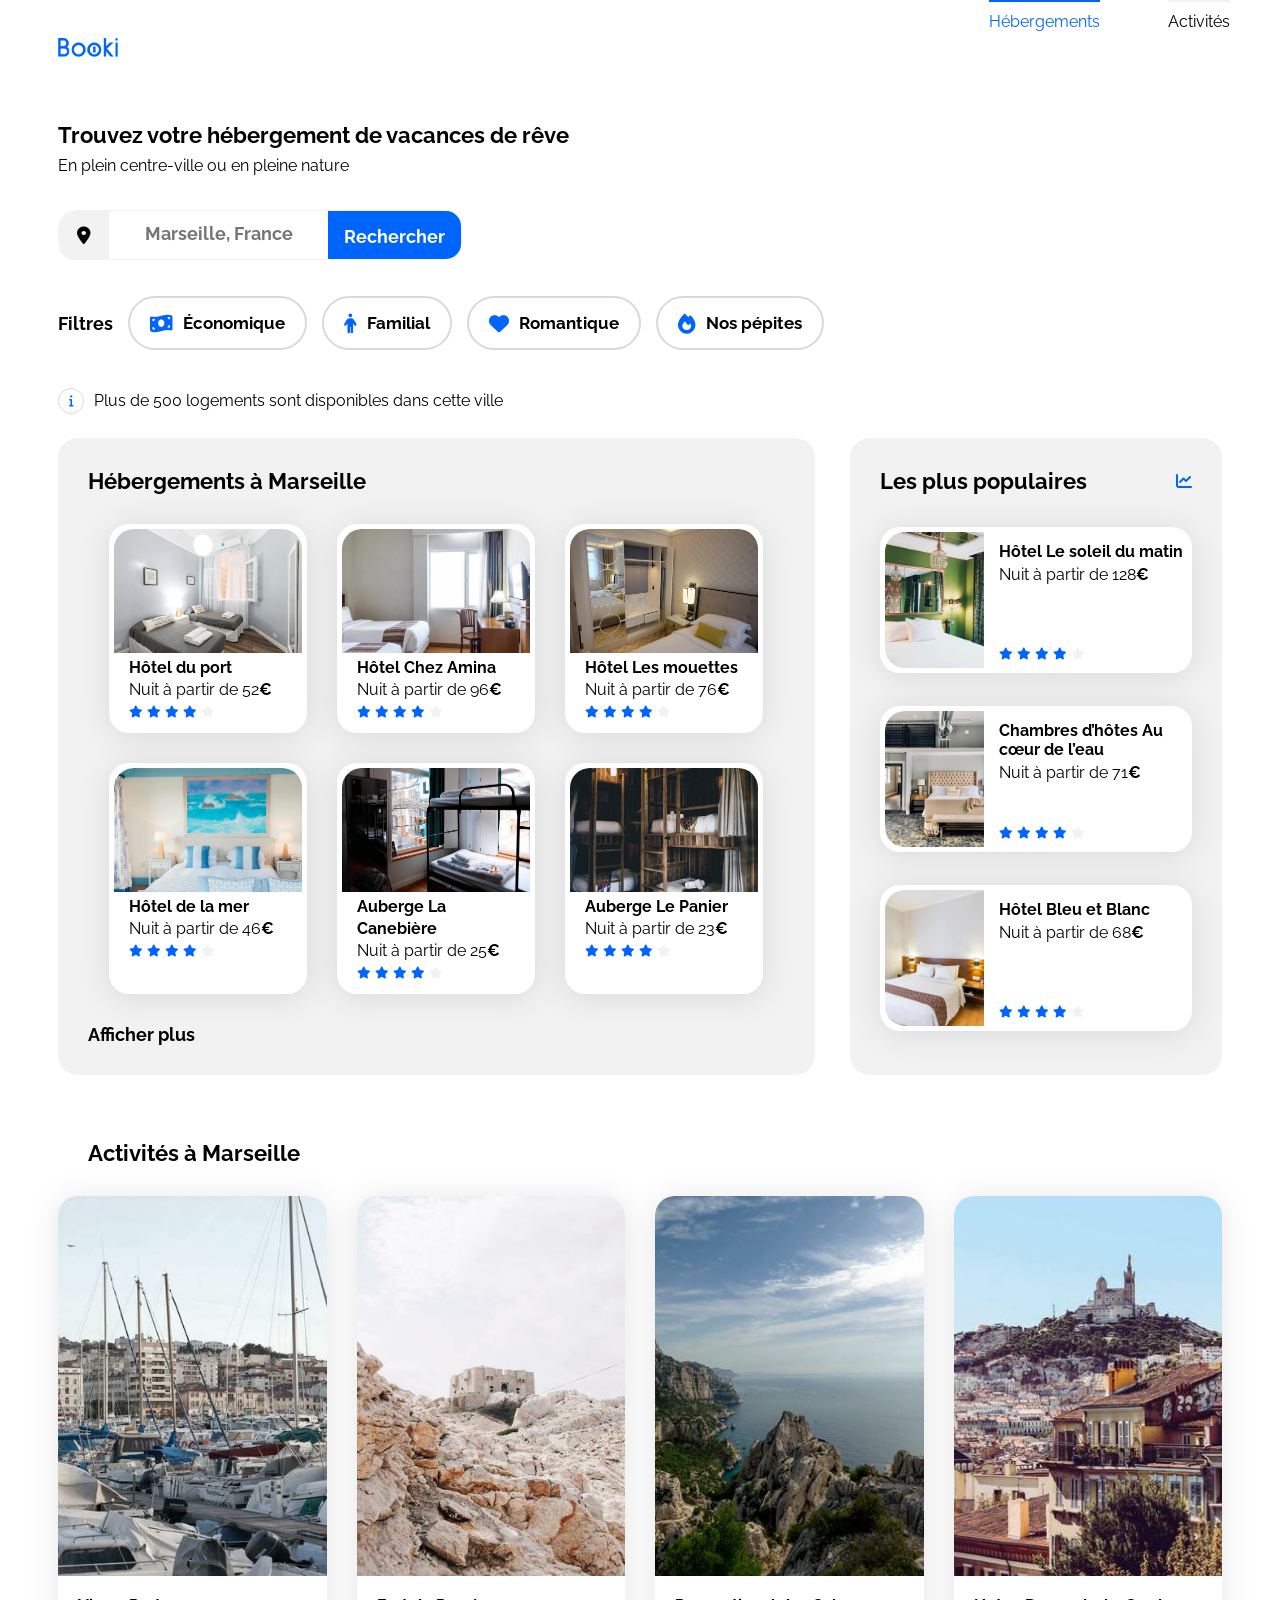
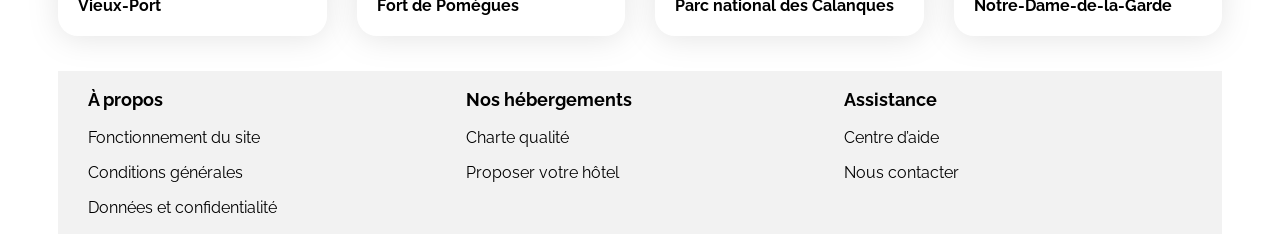
<file: index.html>
<!DOCTYPE html>
<html lang="fr">

<head>
    <meta charset="UTF-8">
    <meta name="viewport" content="width=device-width, initial-scale=1.0">
    <title>Booki</title>
    <link rel="preconnect" href="https://fonts.googleapis.com">
    <link rel="preconnect" href="https://fonts.gstatic.com" crossorigin>
    <link href="https://fonts.googleapis.com/css2?family=Raleway:wght@400;500;700&display=swap" rel="stylesheet">
    <link rel="stylesheet" href="https://cdnjs.cloudflare.com/ajax/libs/font-awesome/6.2.1/css/all.min.css"
        integrity="sha512-MV7K8+y+gLIBoVD59lQIYicR65iaqukzvf/nwasF0nqhPay5w/9lJmVM2hMDcnK1OnMGCdVK+iQrJ7lzPJQd1w=="
        crossorigin="anonymous" referrerpolicy="no-referrer" />
    <link rel="stylesheet" href="./css/desktop.css">
    <link rel="stylesheet" href="./css/tablette.css">
    <link rel="stylesheet" href="./css/mobile.css">

<body>
    <div class="main-container">
        <header class="menu">
            <a class="logo" href="#">
                <img src="images/logo/Booki.png" alt="Logo Booki">
            </a>
            <nav>
                <a class="btnhebergement"  href="#hebergement-marseille">Hébergements</a>
                <a class="btnactivite"  href="#activite-marseille">Activités</a>
            </nav>
        </header>
        <main>
            <section class="infogroup">
                <div class="headline">
                    <h1>Trouvez votre hébergement de vacances de rêve</h1>
                    <p>En plein centre-ville ou en pleine nature</p>
                </div>
                <form class="searchbar" method="post">
                    <div class="iconlieu">
                        <i class="fa-solid fa-location-dot"></i>
                    </div>
                    <input type="text" placeholder="Marseille, France">
                    <button class="search input button textbutton"> Rechercher </button>
                    <button class="loupe"><i class="fa-solid fa-magnifying-glass iconloupe"></i></button>
                </form>
                <div class="filtre margfiltre">
                    <h3 class="filtre-title">Filtres</h3>
                    <div class="vignette">
                        <div class="filtretexticon ">
                            <i class="fa-solid fa-money-bill-wave fa-lg iconsfiltre"></i>
                            <div class="filtretext">Économique</div>
                        </div>
                        <div class="filtretexticon">
                            <i class="fa-solid fa-person fa-lg iconsfiltre"></i>
                            <div class="filtretext">Familial</div>
                        </div>
                        <div class="filtretexticon">
                            <i class="fa-solid fa-heart fa-lg iconsfiltre"></i>
                            <div class="filtretext">Romantique</div>
                        </div>
                        <div class="filtretexticon">
                            <i class="fa-solid fa-fire fa-lg iconsfiltre"></i>
                            <div class="filtretext ">Nos pépites</div>
                        </div>
                    </div>
                </div>
                <div class="infobar">
                    <i class="fa-solid fa-info circleinfo"></i>
                    <p>Plus de 500 logements sont disponibles dans cette ville</p>
                </div>
            </section>
            <div class="hebergements-and-populaires">
                <section class="hebergements">
                    <div class="hebergements-title">
                        <h2 id="hebergement-marseille" class="section-title">Hébergements à Marseille</h2>
                    </div>
                    <div class="hebergements-cards">
                        
                            <article class="card">
                                <a href="#">
                                <img src="./images/hebergements/fred-kleber.jpg"
                                    alt="Image de la chambre d'hôtel montrant un lit">
                                <div class="card-content">
                                    <h3 class="card-title">Hôtel du port</h3>
                                    <p class="card-subtitle">Nuit à partir de 52<span class="euro">€</span></p>
                                    <div class="card-rating">
                                        <i class="fa-xs fa-solid fa-star" aria-hidden="true"></i>
                                        <i class="fa-xs fa-solid fa-star" aria-hidden="true"></i>
                                        <i class="fa-xs fa-solid fa-star" aria-hidden="true"></i>
                                        <i class="fa-xs fa-solid fa-star" aria-hidden="true"></i>
                                        <i class="fa-xs fa-solid fa-star neutral-star" aria-hidden="true"></i>
                                        <span class="sr-only">Note de 4 sur 5</span>
                                    </div>
                                </div>
                                </a>
                            </article>
                       
                        
                            <article class="card">
                                <a href="#">
                                <img src="./images/hebergements/febrian-zakaria.jpg"
                                    alt="Image de la chambre d'hôtel montrant un lit">
                                <div class="card-content">
                                    <h3 class="card-title">Hôtel Chez Amina</h3>
                                    <p class="card-subtitle">Nuit à partir de 96<span class="euro">€</span></p>
                                    <div class="card-rating">
                                        <i class="fa-xs fa-solid fa-star" aria-hidden="true"></i>
                                        <i class="fa-xs fa-solid fa-star" aria-hidden="true"></i>
                                        <i class="fa-xs fa-solid fa-star" aria-hidden="true"></i>
                                        <i class="fa-xs fa-solid fa-star" aria-hidden="true"></i>
                                        <i class="fa-xs fa-solid fa-star neutral-star" aria-hidden="true"></i>
                                        <span class="sr-only">Note de 4 sur 5</span>
                                    </div>
                                </div>
                                </a>
                            </article>
                        
                        
                            <article class="card">
                                <a href="#">
                                <img src="./images/hebergements/reisetopia.jpg"
                                    alt="Image de la chambre d'hôtel montrant un lit">
                                <div class="card-content">
                                    <h3 class="card-title">Hôtel Les mouettes</h3>
                                    <p class="card-subtitle">Nuit à partir de 76<span class="euro">€</span></p>
                                    <div class="card-rating">
                                        <i class="fa-xs fa-solid fa-star" aria-hidden="true"></i>
                                        <i class="fa-xs fa-solid fa-star" aria-hidden="true"></i>
                                        <i class="fa-xs fa-solid fa-star" aria-hidden="true"></i>
                                        <i class="fa-xs fa-solid fa-star" aria-hidden="true"></i>
                                        <i class="fa-xs fa-solid fa-star neutral-star" aria-hidden="true"></i>
                                        <span class="sr-only">Note de 4 sur 5</span>
                                    </div>
                                </div>
                                </a>
                            </article>
                        
                        
                            <article class="card">
                                <a href="#">
                                <img src="./images/hebergements/annie-spratt.jpg"
                                    alt="Image de la chambre d'hôtel montrant un lit">
                                <div class="card-content">
                                    <h3 class="card-title">Hôtel de la mer</h3>
                                    <p class="card-subtitle">Nuit à partir de 46<span class="euro">€</span></p>
                                    <div class="card-rating">
                                        <i class="fa-xs fa-solid fa-star" aria-hidden="true"></i>
                                        <i class="fa-xs fa-solid fa-star" aria-hidden="true"></i>
                                        <i class="fa-xs fa-solid fa-star" aria-hidden="true"></i>
                                        <i class="fa-xs fa-solid fa-star" aria-hidden="true"></i>
                                        <i class="fa-xs fa-solid fa-star neutral-star" aria-hidden="true"></i>
                                        <span class="sr-only">Note de 4 sur 5</span>
                                    </div>
                                </div>
                                </a>
                            </article>
                        
                        
                            <article class="card">
                                <a href="#">
                                <img src="./images/hebergements/marcus-loke.jpg"
                                    alt="Image de la chambre d'hôtel montrant un lit">
                                <div class="card-content">
                                    <h3 class="card-title">Auberge La Canebière</h3>
                                    <p class="card-subtitle">Nuit à partir de 25<span class="euro">€</span></p>
                                    <div class="card-rating">
                                        <i class="fa-xs fa-solid fa-star" aria-hidden="true"></i>
                                        <i class="fa-xs fa-solid fa-star" aria-hidden="true"></i>
                                        <i class="fa-xs fa-solid fa-star" aria-hidden="true"></i>
                                        <i class="fa-xs fa-solid fa-star" aria-hidden="true"></i>
                                        <i class="fa-xs fa-solid fa-star neutral-star" aria-hidden="true"></i>
                                        <span class="sr-only">Note de 4 sur 5</span>
                                    </div>
                                </div>
                                </a>
                            </article>
                        
                        
                            <article class="card">
                                <a href="#">
                                <img src="./images/hebergements/nicate-lee.jpg"
                                    alt="Image de la chambre d'hôtel montrant un lit">
                                <div class="card-content">
                                    <h3 class="card-title">Auberge Le Panier</h3>
                                    <p class="card-subtitle">Nuit à partir de 23<span class="euro">€</span></p>
                                    <div class="card-rating">
                                        <i class="fa-xs fa-solid fa-star" aria-hidden="true"></i>
                                        <i class="fa-xs fa-solid fa-star" aria-hidden="true"></i>
                                        <i class="fa-xs fa-solid fa-star" aria-hidden="true"></i>
                                        <i class="fa-xs fa-solid fa-star" aria-hidden="true"></i>
                                        <i class="fa-xs fa-solid fa-star neutral-star" aria-hidden="true"></i>
                                        <span class="sr-only">Note de 4 sur 5</span>
                                    </div>
                                </div>
                                </a>
                            </article>
                        
                    </div>
                    <h3 class="afficher">Afficher plus</h3>
                </section>
                <section class="populaires">
                    <div class="populaires-title">
                        <h1 class="section-title">Les plus populaires</h1>
                        <i class="fa-solid fa-chart-line" aria-hidden="true"></i>
                    </div>
                    <div class="populaires-cards">
                        <a href="#">
                            <article class="card">
                                <img src="./images/hebergements/emile-guillemot.jpg"
                                    alt="Image de la chambre d'hôtel montrant un lit">
                                <div class="card-content">
                                    <div class="card-txt">
                                        <h3 class="card-title">Hôtel Le soleil du matin</h3>
                                        <p class="card-subtitle">Nuit à partir de 128<span class="euro">€</span></p>
                                    </div>
                                    <div class="card-rating">
                                        <i class="fa-xs fa-solid fa-star" aria-hidden="true"></i>
                                        <i class="fa-xs fa-solid fa-star" aria-hidden="true"></i>
                                        <i class="fa-xs fa-solid fa-star" aria-hidden="true"></i>
                                        <i class="fa-xs fa-solid fa-star" aria-hidden="true"></i>
                                        <i class="fa-xs fa-solid fa-star neutral-star" aria-hidden="true"></i>
                                        <span class="sr-only">Note de 4 sur 5</span>
                                    </div>
                                </div>
                            </article>
                        </a>
                        <a href="#">
                            <article class="card">
                                <img src="./images/hebergements/aw-creative.jpg"
                                    alt="Image de la chambre d'hôtel montrant un lit">
                                <div class="card-content">
                                    <div class="card-txt">
                                        <h3 class="card-title">Chambres d’hôtes Au cœur de l’eau</h3>
                                        <p class="card-subtitle">Nuit à partir de 71<span class="euro">€</span></p>
                                    </div>
                                    <div class="card-rating">
                                        <i class="fa-xs fa-solid fa-star" aria-hidden="true"></i>
                                        <i class="fa-xs fa-solid fa-star" aria-hidden="true"></i>
                                        <i class="fa-xs fa-solid fa-star" aria-hidden="true"></i>
                                        <i class="fa-xs fa-solid fa-star" aria-hidden="true"></i>
                                        <i class="fa-xs fa-solid fa-star neutral-star" aria-hidden="true"></i>
                                        <span class="sr-only">Note de 4 sur 5</span>
                                    </div>
                                </div>
                            </article>
                        </a>
                        <a href="#">
                            <article class="card">
                                <img src="./images/hebergements/febrian-zakaria2.jpg"
                                    alt="Image de la chambre d'hôtel montrant un lit">
                                <div class="card-content">
                                    <div class="card-txt">
                                        <h3 class="card-title">Hôtel Bleu et Blanc</h3>
                                        <p class="card-subtitle">Nuit à partir de 68<span class="euro">€</span></p>
                                    </div>
                                    <div class="card-rating">
                                        <i class="fa-xs fa-solid fa-star" aria-hidden="true"></i>
                                        <i class="fa-xs fa-solid fa-star" aria-hidden="true"></i>
                                        <i class="fa-xs fa-solid fa-star" aria-hidden="true"></i>
                                        <i class="fa-xs fa-solid fa-star" aria-hidden="true"></i>
                                        <i class="fa-xs fa-solid fa-star neutral-star" aria-hidden="true"></i>
                                        <span class="sr-only">Note de 4 sur 5</span>
                                    </div>
                                </div>
                            </article>
                        </a>
                    </div>
                </section>
            </div>
            <section class="activités">
                <div class="activite-title">
                    <h1 id="activite-marseille" class="section-title">Activités à Marseille</h1>
                </div>
                <div class="activitecard">
                    
                        <div class="card">
                        <a href="#">
                            <img class="imgactivite" src="./images/activites/reno-laithienne.jpg" alt="photo du vieux port">
                            <h3 class="card-title">Vieux-Port</h3> 
                        </a>
                        </div>
                   
                    
                            <div class= "card">
                                <a href="#">
                               <img class="imgactivite" src="./images/activites/paul-hermann.jpg" alt="photo du fort de pomégues">
                                <div class="">
                                    <h3 class="card-title">Fort de Pomègues</h3>
                                </div>
                                </a>
                        </div>
                    
                    
                        <div class="card">
                            <a href="#">
                            <img class="imgactivite" src="./images/activites/kilyan-sockalingum.jpg" alt="photo du parc national des calanques">
                            <div class="">
                                <h3 class="card-title">Parc national des Calanques</h3>
                            </div>
                            </a>
                        </div>
                    
                    
                        <div class="card">
                            <a href="#">
                            <img class="imgactivite" src="./images/activites/florian-wehde.jpg" alt="photo de notre dame de la garde">
                            <div class="">
                                <h3 class="card-title">Notre-Dame-de-la-Garde</h3>
                            </div>
                            </a>
                        </div>
                    
                </div>
            </section>
        </main>
        <footer>
            <div class="backfooter">
                <div class="menufooter">
                    <article class="textfooter">
                        <h3 class="textfooter-title">À propos</h3>
                        <p>Fonctionnement du site</p>
                        <p>Conditions générales</p>
                        <p>Données et confidentialité</p>
                    </article>
                    <article class="textfooter">
                        <h3 class="textfooter-title">Nos hébergements</h3>
                        <p>Charte qualité</p>
                        <p>Proposer votre hôtel</p>
                    </article>
                    <article class="textfooter">
                        <h3 class="textfooter-title">Assistance</h3>
                        <p>Centre d’aide</p>
                        <p>Nous contacter</p>
                    </article>
                </div>
            </div>
        </footer>
    </div>
</body>

</html>
</file>
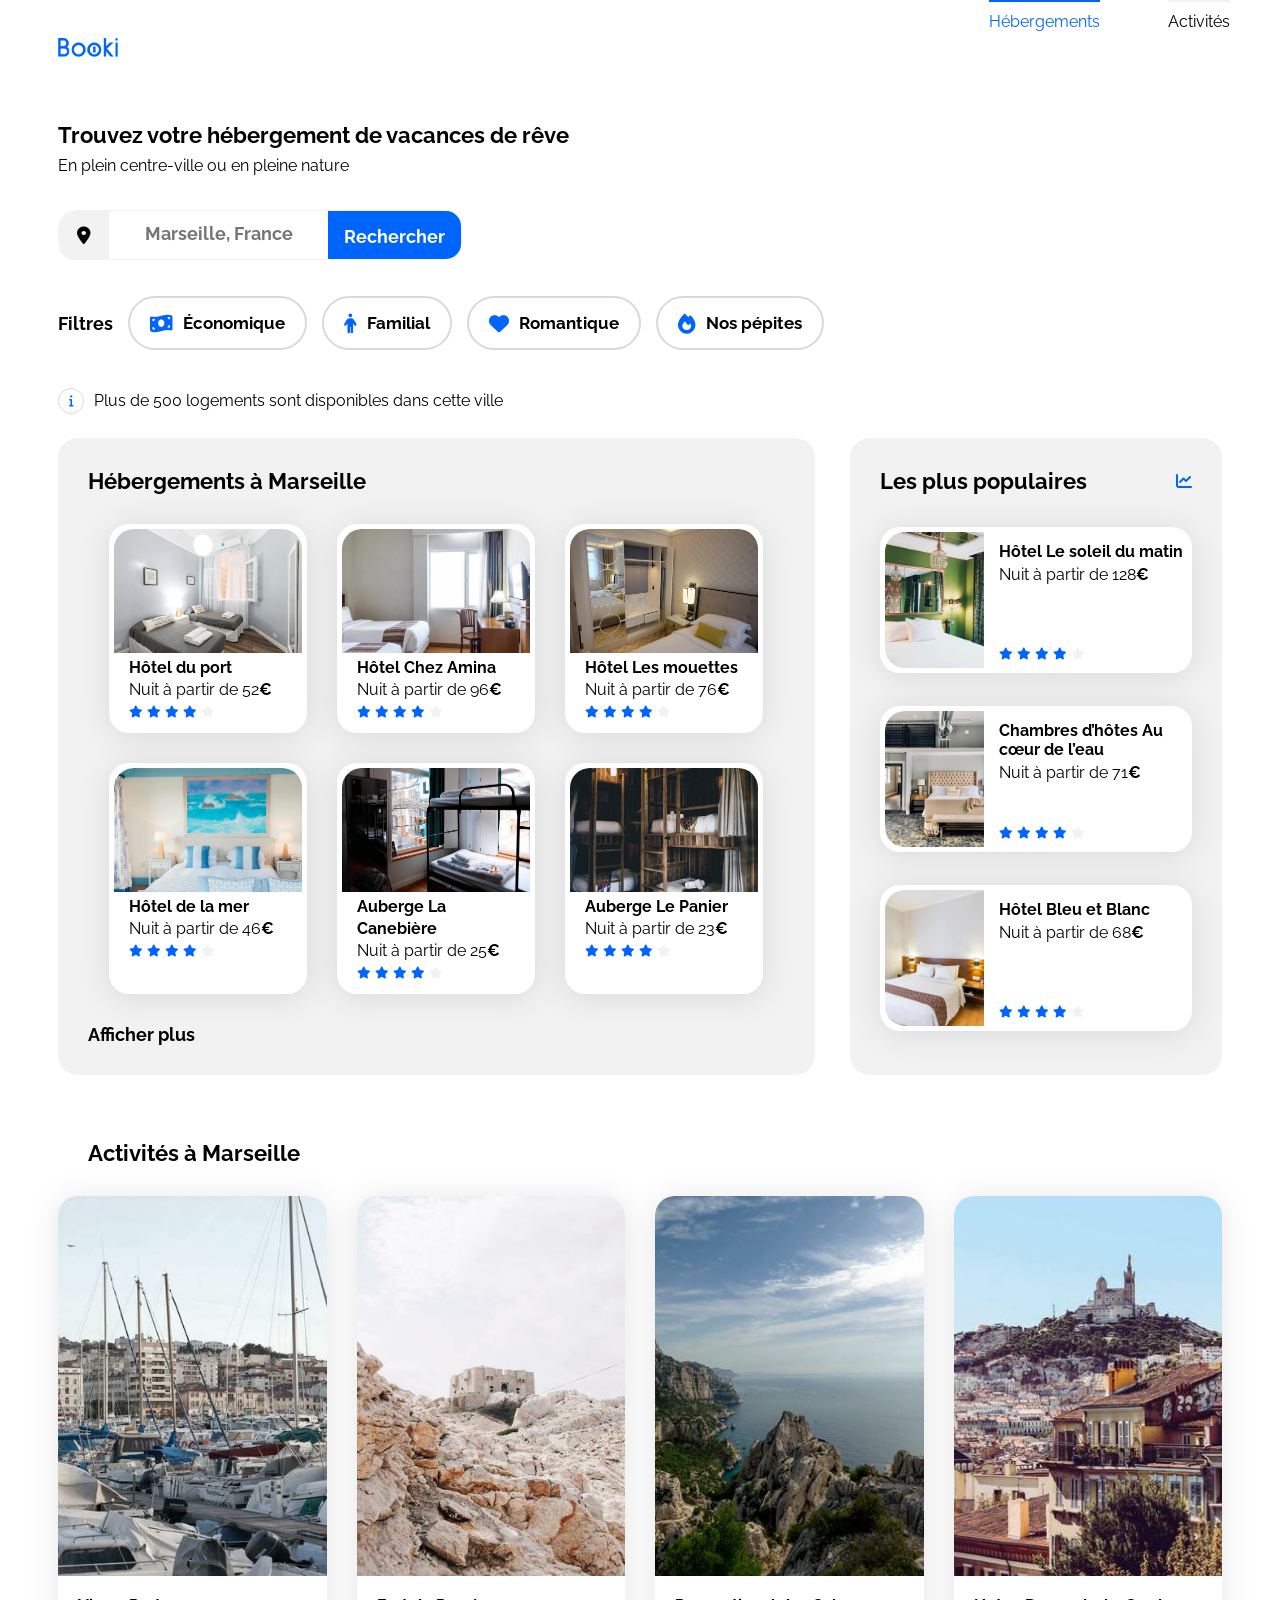
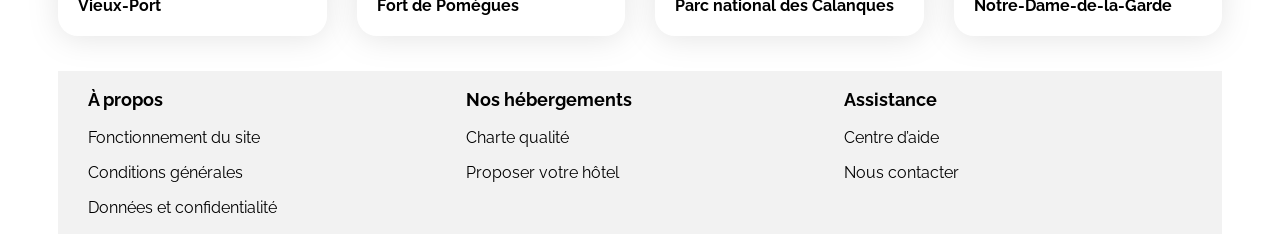
<file: booki-starter-code-master/index.html>
<!DOCTYPE html>
<html lang="fr">

<head>
    <meta charset="UTF-8">
    <meta name="viewport" content="width=device-width, initial-scale=1.0">
    <title>Booki</title>
    <link rel="preconnect" href="https://fonts.googleapis.com">
    <link rel="preconnect" href="https://fonts.gstatic.com" crossorigin>
    <link href="https://fonts.googleapis.com/css2?family=Raleway:wght@400;500;700&display=swap" rel="stylesheet">
    <link rel="stylesheet" href="https://cdnjs.cloudflare.com/ajax/libs/font-awesome/6.2.1/css/all.min.css"
        integrity="sha512-MV7K8+y+gLIBoVD59lQIYicR65iaqukzvf/nwasF0nqhPay5w/9lJmVM2hMDcnK1OnMGCdVK+iQrJ7lzPJQd1w=="
        crossorigin="anonymous" referrerpolicy="no-referrer" />
    <link rel="stylesheet" href="./css/desktop.css">
    <link rel="stylesheet" href="./css/tablette.css">
    <link rel="stylesheet" href="./css/mobile.css">

<body>
    <div class="main-container">
        <header class="menu">
            <a class="logo" href="#">
                <img src="images/logo/Booki.png" alt="Logo Booki">
            </a>
            <nav>
                <a class="btnhebergement"  href="#hebergement-marseille">Hébergements</a>
                <a class="btnactivite"  href="#activite-marseille">Activités</a>
            </nav>
        </header>
        <main>
            <section class="infogroup">
                <div class="headline">
                    <h1>Trouvez votre hébergement de vacances de rêve</h1>
                    <p>En plein centre-ville ou en pleine nature</p>
                </div>
                <form class="searchbar" method="post">
                    <div class="iconlieu">
                        <i class="fa-solid fa-location-dot"></i>
                    </div>
                    <input type="text" placeholder="Marseille, France">
                    <button class="search input button textbutton"> Rechercher </button>
                    <button class="loupe"><i class="fa-solid fa-magnifying-glass iconloupe"></i></button>
                </form>
                <div class="filtre margfiltre">
                    <h3 class="filtre-title">Filtres</h3>
                    <div class="vignette">
                        <div class="filtretexticon ">
                            <i class="fa-solid fa-money-bill-wave fa-lg iconsfiltre"></i>
                            <div class="filtretext">Économique</div>
                        </div>
                        <div class="filtretexticon">
                            <i class="fa-solid fa-person fa-lg iconsfiltre"></i>
                            <div class="filtretext">Familial</div>
                        </div>
                        <div class="filtretexticon">
                            <i class="fa-solid fa-heart fa-lg iconsfiltre"></i>
                            <div class="filtretext">Romantique</div>
                        </div>
                        <div class="filtretexticon">
                            <i class="fa-solid fa-fire fa-lg iconsfiltre"></i>
                            <div class="filtretext ">Nos pépites</div>
                        </div>
                    </div>
                </div>
                <div class="infobar">
                    <i class="fa-solid fa-info circleinfo"></i>
                    <p>Plus de 500 logements sont disponibles dans cette ville</p>
                </div>
            </section>
            <div class="hebergements-and-populaires">
                <section class="hebergements">
                    <div class="hebergements-title">
                        <h2 id="hebergement-marseille" class="section-title">Hébergements à Marseille</h2>
                    </div>
                    <div class="hebergements-cards">
                        
                            <article class="card">
                                <a href="#">
                                <img src="./images/hebergements/fred-kleber.jpg"
                                    alt="Image de la chambre d'hôtel montrant un lit">
                                <div class="card-content">
                                    <h3 class="card-title">Hôtel du port</h3>
                                    <p class="card-subtitle">Nuit à partir de 52<span class="euro">€</span></p>
                                    <div class="card-rating">
                                        <i class="fa-xs fa-solid fa-star" aria-hidden="true"></i>
                                        <i class="fa-xs fa-solid fa-star" aria-hidden="true"></i>
                                        <i class="fa-xs fa-solid fa-star" aria-hidden="true"></i>
                                        <i class="fa-xs fa-solid fa-star" aria-hidden="true"></i>
                                        <i class="fa-xs fa-solid fa-star neutral-star" aria-hidden="true"></i>
                                        <span class="sr-only">Note de 4 sur 5</span>
                                    </div>
                                </div>
                                </a>
                            </article>
                       
                        
                            <article class="card">
                                <a href="#">
                                <img src="./images/hebergements/febrian-zakaria.jpg"
                                    alt="Image de la chambre d'hôtel montrant un lit">
                                <div class="card-content">
                                    <h3 class="card-title">Hôtel Chez Amina</h3>
                                    <p class="card-subtitle">Nuit à partir de 96<span class="euro">€</span></p>
                                    <div class="card-rating">
                                        <i class="fa-xs fa-solid fa-star" aria-hidden="true"></i>
                                        <i class="fa-xs fa-solid fa-star" aria-hidden="true"></i>
                                        <i class="fa-xs fa-solid fa-star" aria-hidden="true"></i>
                                        <i class="fa-xs fa-solid fa-star" aria-hidden="true"></i>
                                        <i class="fa-xs fa-solid fa-star neutral-star" aria-hidden="true"></i>
                                        <span class="sr-only">Note de 4 sur 5</span>
                                    </div>
                                </div>
                                </a>
                            </article>
                        
                        
                            <article class="card">
                                <a href="#">
                                <img src="./images/hebergements/reisetopia.jpg"
                                    alt="Image de la chambre d'hôtel montrant un lit">
                                <div class="card-content">
                                    <h3 class="card-title">Hôtel Les mouettes</h3>
                                    <p class="card-subtitle">Nuit à partir de 76<span class="euro">€</span></p>
                                    <div class="card-rating">
                                        <i class="fa-xs fa-solid fa-star" aria-hidden="true"></i>
                                        <i class="fa-xs fa-solid fa-star" aria-hidden="true"></i>
                                        <i class="fa-xs fa-solid fa-star" aria-hidden="true"></i>
                                        <i class="fa-xs fa-solid fa-star" aria-hidden="true"></i>
                                        <i class="fa-xs fa-solid fa-star neutral-star" aria-hidden="true"></i>
                                        <span class="sr-only">Note de 4 sur 5</span>
                                    </div>
                                </div>
                                </a>
                            </article>
                        
                        
                            <article class="card">
                                <a href="#">
                                <img src="./images/hebergements/annie-spratt.jpg"
                                    alt="Image de la chambre d'hôtel montrant un lit">
                                <div class="card-content">
                                    <h3 class="card-title">Hôtel de la mer</h3>
                                    <p class="card-subtitle">Nuit à partir de 46<span class="euro">€</span></p>
                                    <div class="card-rating">
                                        <i class="fa-xs fa-solid fa-star" aria-hidden="true"></i>
                                        <i class="fa-xs fa-solid fa-star" aria-hidden="true"></i>
                                        <i class="fa-xs fa-solid fa-star" aria-hidden="true"></i>
                                        <i class="fa-xs fa-solid fa-star" aria-hidden="true"></i>
                                        <i class="fa-xs fa-solid fa-star neutral-star" aria-hidden="true"></i>
                                        <span class="sr-only">Note de 4 sur 5</span>
                                    </div>
                                </div>
                                </a>
                            </article>
                        
                        
                            <article class="card">
                                <a href="#">
                                <img src="./images/hebergements/marcus-loke.jpg"
                                    alt="Image de la chambre d'hôtel montrant un lit">
                                <div class="card-content">
                                    <h3 class="card-title">Auberge La Canebière</h3>
                                    <p class="card-subtitle">Nuit à partir de 25<span class="euro">€</span></p>
                                    <div class="card-rating">
                                        <i class="fa-xs fa-solid fa-star" aria-hidden="true"></i>
                                        <i class="fa-xs fa-solid fa-star" aria-hidden="true"></i>
                                        <i class="fa-xs fa-solid fa-star" aria-hidden="true"></i>
                                        <i class="fa-xs fa-solid fa-star" aria-hidden="true"></i>
                                        <i class="fa-xs fa-solid fa-star neutral-star" aria-hidden="true"></i>
                                        <span class="sr-only">Note de 4 sur 5</span>
                                    </div>
                                </div>
                                </a>
                            </article>
                        
                        
                            <article class="card">
                                <a href="#">
                                <img src="./images/hebergements/nicate-lee.jpg"
                                    alt="Image de la chambre d'hôtel montrant un lit">
                                <div class="card-content">
                                    <h3 class="card-title">Auberge Le Panier</h3>
                                    <p class="card-subtitle">Nuit à partir de 23<span class="euro">€</span></p>
                                    <div class="card-rating">
                                        <i class="fa-xs fa-solid fa-star" aria-hidden="true"></i>
                                        <i class="fa-xs fa-solid fa-star" aria-hidden="true"></i>
                                        <i class="fa-xs fa-solid fa-star" aria-hidden="true"></i>
                                        <i class="fa-xs fa-solid fa-star" aria-hidden="true"></i>
                                        <i class="fa-xs fa-solid fa-star neutral-star" aria-hidden="true"></i>
                                        <span class="sr-only">Note de 4 sur 5</span>
                                    </div>
                                </div>
                                </a>
                            </article>
                        
                    </div>
                    <h3 class="afficher">Afficher plus</h3>
                </section>
                <section class="populaires">
                    <div class="populaires-title">
                        <h1 class="section-title">Les plus populaires</h1>
                        <i class="fa-solid fa-chart-line" aria-hidden="true"></i>
                    </div>
                    <div class="populaires-cards">
                        <a href="#">
                            <article class="card">
                                <img src="./images/hebergements/emile-guillemot.jpg"
                                    alt="Image de la chambre d'hôtel montrant un lit">
                                <div class="card-content">
                                    <div class="card-txt">
                                        <h3 class="card-title">Hôtel Le soleil du matin</h3>
                                        <p class="card-subtitle">Nuit à partir de 128<span class="euro">€</span></p>
                                    </div>
                                    <div class="card-rating">
                                        <i class="fa-xs fa-solid fa-star" aria-hidden="true"></i>
                                        <i class="fa-xs fa-solid fa-star" aria-hidden="true"></i>
                                        <i class="fa-xs fa-solid fa-star" aria-hidden="true"></i>
                                        <i class="fa-xs fa-solid fa-star" aria-hidden="true"></i>
                                        <i class="fa-xs fa-solid fa-star neutral-star" aria-hidden="true"></i>
                                        <span class="sr-only">Note de 4 sur 5</span>
                                    </div>
                                </div>
                            </article>
                        </a>
                        <a href="#">
                            <article class="card">
                                <img src="./images/hebergements/aw-creative.jpg"
                                    alt="Image de la chambre d'hôtel montrant un lit">
                                <div class="card-content">
                                    <div class="card-txt">
                                        <h3 class="card-title">Chambres d’hôtes Au cœur de l’eau</h3>
                                        <p class="card-subtitle">Nuit à partir de 71<span class="euro">€</span></p>
                                    </div>
                                    <div class="card-rating">
                                        <i class="fa-xs fa-solid fa-star" aria-hidden="true"></i>
                                        <i class="fa-xs fa-solid fa-star" aria-hidden="true"></i>
                                        <i class="fa-xs fa-solid fa-star" aria-hidden="true"></i>
                                        <i class="fa-xs fa-solid fa-star" aria-hidden="true"></i>
                                        <i class="fa-xs fa-solid fa-star neutral-star" aria-hidden="true"></i>
                                        <span class="sr-only">Note de 4 sur 5</span>
                                    </div>
                                </div>
                            </article>
                        </a>
                        <a href="#">
                            <article class="card">
                                <img src="./images/hebergements/febrian-zakaria2.jpg"
                                    alt="Image de la chambre d'hôtel montrant un lit">
                                <div class="card-content">
                                    <div class="card-txt">
                                        <h3 class="card-title">Hôtel Bleu et Blanc</h3>
                                        <p class="card-subtitle">Nuit à partir de 68<span class="euro">€</span></p>
                                    </div>
                                    <div class="card-rating">
                                        <i class="fa-xs fa-solid fa-star" aria-hidden="true"></i>
                                        <i class="fa-xs fa-solid fa-star" aria-hidden="true"></i>
                                        <i class="fa-xs fa-solid fa-star" aria-hidden="true"></i>
                                        <i class="fa-xs fa-solid fa-star" aria-hidden="true"></i>
                                        <i class="fa-xs fa-solid fa-star neutral-star" aria-hidden="true"></i>
                                        <span class="sr-only">Note de 4 sur 5</span>
                                    </div>
                                </div>
                            </article>
                        </a>
                    </div>
                </section>
            </div>
            <section class="activités">
                <div class="activite-title">
                    <h1 id="activite-marseille" class="section-title">Activités à Marseille</h1>
                </div>
                <div class="activitecard">
                    
                        <div class="card">
                        <a href="#">
                            <img class="imgactivite" src="./images/activites/reno-laithienne.jpg" alt="photo du vieux port">
                            <h3 class="card-title">Vieux-Port</h3> 
                        </a>
                        </div>
                   
                    
                            <div class= "card">
                                <a href="#">
                               <img class="imgactivite" src="./images/activites/paul-hermann.jpg" alt="photo du fort de pomégues">
                                <div class="">
                                    <h3 class="card-title">Fort de Pomègues</h3>
                                </div>
                                </a>
                        </div>
                    
                    
                        <div class="card">
                            <a href="#">
                            <img class="imgactivite" src="./images/activites/kilyan-sockalingum.jpg" alt="photo du parc national des calanques">
                            <div class="">
                                <h3 class="card-title">Parc national des Calanques</h3>
                            </div>
                            </a>
                        </div>
                    
                    
                        <div class="card">
                            <a href="#">
                            <img class="imgactivite" src="./images/activites/florian-wehde.jpg" alt="photo de notre dame de la garde">
                            <div class="">
                                <h3 class="card-title">Notre-Dame-de-la-Garde</h3>
                            </div>
                            </a>
                        </div>
                    
                </div>
            </section>
        </main>
        <footer>
            <div class="backfooter">
                <div class="menufooter">
                    <article class="textfooter">
                        <h3 class="textfooter-title">À propos</h3>
                        <p>Fonctionnement du site</p>
                        <p>Conditions générales</p>
                        <p>Données et confidentialité</p>
                    </article>
                    <article class="textfooter">
                        <h3 class="textfooter-title">Nos hébergements</h3>
                        <p>Charte qualité</p>
                        <p>Proposer votre hôtel</p>
                    </article>
                    <article class="textfooter">
                        <h3 class="textfooter-title">Assistance</h3>
                        <p>Centre d’aide</p>
                        <p>Nous contacter</p>
                    </article>
                </div>
            </div>
        </footer>
    </div>
</body>

</html>
</file>
<file: css/desktop.css>
/****** General ***********/
* {
    font-family: 'Raleway', sans-serif;
}

:root {
    --main-color: #0065FC;
    --main-bg-color: #F2F2F2;
    --filter-bg-color: #DEEBFF;
}

.fa-solid {
    color: var(--main-color);
}

body {
    display: flex;
    justify-content: center;
}

.main-container {
    width: 100%;
    max-width: 1440px;
    min-width: 320px;
    padding: 0 50px;
    box-sizing: border-box;
}

a {
    color: inherit;
    text-decoration: none;
}

.section-title {
    margin: 0;
    font-size: 22px;
}

.card {
    background-color: white;
    border-radius: 20px;
    padding: 5px;
    filter: drop-shadow(0px 3px 15px rgba(0, 0, 0, 0.1));
}

.card img {
    object-fit: cover;
}

.card-title {
    font-size: 16px;
}

.euro {
    font-weight: 700;
}

.neutral-star {
    color: var(--main-bg-color)
}

/* élements ajouter par moi*/
h1 {
    font-size: 22px;
    font-weight: 700;
}

h2,
h3 {
    font-size: 18px;
}


/****** Hebergements And Populaires ***********/
/*donner par OC*/
.hebergements-and-populaires {
    display: flex;
    justify-content: space-between;
}

/*donner par OC*/
.hebergements-and-populaires section {
    /*j'ai enlevé le background color car ça posait pb avec le mobile*/
    border-radius: 20px;
    padding: 30px;
    box-sizing: border-box;
}

/****** Hebergements ***********/
/*donner par OC*/
.hebergements {
    width: 65%;
    background-color: var(--main-bg-color);
    /*le background reporté dans chaque section individuelle*/
    display: flex;
    flex-direction: column;

}

.hebergements-cards {
    display: flex;
    flex-wrap: wrap;
    justify-content: center;
    padding-top: 30px;
    gap: 30px;

}

.hebergements-cards .card {
    width: 27%;
    padding-bottom: 10px;
}

.hebergements-cards img {
    width: 100%;
    height: 124px;
    border-top-left-radius: 20px;
    border-top-right-radius: 20px;
    object-fit: cover;
}

.hebergements-cards .card-content {
    padding: 0px 15px 0px 15px;
    line-height: 22px;

}


.hebergements-cards .card-title {
    margin: 0;

}

.hebergements-cards .card-subtitle {
    margin: 0;
}

.hebergements-cards .card-rating {
    margin: 0;
}

.afficher {
    padding-top: 30px;
    margin: 0;
    height: 21px;
}


/****** Populaires ***********/
.populaires {
    width: 32%;
    background-color: var(--main-bg-color);
    /*le background reporté dans chaque section individuelle*/
}

.populaires-title {
    display: flex;
    justify-content: space-between;
    align-items: center;
}

.populaires-cards .card {
    display: flex;
    margin-top: 33px;
}

.populaires-cards img {
    width: 33%;
    height: 136px;
    border-top-left-radius: 20px;
    border-bottom-left-radius: 20px;
}

.populaires-cards .card-content {
    width: 67%;
    padding-left: 15px;
    display: flex;
    flex-direction: column;
    justify-content: space-between;
    box-sizing: border-box;
}

.populaires-cards .card-title {
    margin-top: 10px;
    margin-bottom: 4px;
}

.populaires-cards .card-subtitle {
    margin: 0;
}

.populaires-cards .card-rating {
    margin-bottom: 5px;
}




/* Le code ci-dessous correspond à la version responsive uniquement */

/****** Media queries ***********/
/* Medium devices (tablets, less/equal than 1024px) */
@media (max-width: 1024px) {
    .hebergements-and-populaires {
        flex-direction: column;
    }

    .hebergements {
        width: 100%;
    }

    .populaires {
        width: 100%;
        margin-top: 50px;
    }

    .populaires-cards {
        display: flex;
        flex-direction: row;
        justify-content: space-between;
    }

    .populaires-cards a {
        width: 30%;
    }

    .populaires-cards .card-title {
        font-size: 14px;
    }

    .populaires-cards .card-subtitle {
        font-size: 14px;
    }
}

/* Small devices (phones, less than 768px) */
@media (max-width: 767.98px) {
    /* ... */
}




/****** HEADER ***********/
.logo {
    padding: 30px 0px 30px 0px;
}

.logo img {
    width: 100%;
    height: 19px;
}

.menu {
    display: flex;
    justify-content: space-between;
    height: 79px;
    width: 100%;
}

.menu nav {
    display: flex;
    height: 35px;
    gap: 68px;
    width: 20%;
}

.menu a:hover {
    color: #0065FC;

}

.btnhebergement {
    border-top: solid 2px var(--main-color);
    margin-top: -8px;
    padding-top: 10px;
    color: var(--main-color);
}

.btnactivite {
    border-top: solid 2px var(--main-bg-color);
    margin-top: -8px;
    padding-top: 10px;
}

.btnactivite:hover {
    border-top: solid 2px var(--main-color);
}



/****** BODY ******/

/*Info Group*/
.infogroup {
    display: flex;
    flex-direction: column;
    gap: 35px;
    margin-top: 35px;
    margin-bottom: 35px;
    width: 1340px;
    height: 281px;

}

.headline {
    display: flex;
    flex-direction: column;
    width: 100%;
    height: 20%;
    gap: 8px;

}

.headline h1 {
    margin: 0;
}

.headline p {
    margin: 0;
}

/*search bar*/
.searchbar {
    display: flex;
    justify-content: space-between;
    width: 30%;
    height: 17%;
    border: 1px solid var(--main-bg-color);
    border-radius: 20px;
}

.iconlieu {
    width: 50px;
    height: 49px;
    border-radius: 15px 0px 0px 15px;
    display: flex;
    justify-content: center;
    align-items: center;
    font-size: 18px;
    /*pour donner la taille à l'icon*/
    background-color: var(--main-bg-color);
}

.iconlieu i {
    color: #000000;
    /*pour donner la couleur à l'icon*/
}

input {
    border: none;

}

::placeholder {
    opacity: 1;
    font-size: 18px;
    font-weight: 700;
    text-align: center;
}


.search {
    padding: 15px 16px 15px 16px;
    border-radius: 0px 15px 15px 0px;
    border: 1px;
    gap: 10px;
    background-color: #0065FC;
    display: flex;
    justify-content: end;

}

.textbutton {
    font-size: 18px;
    font-weight: 700;
    color: white;

}

.loupe {
    display: none;
}



/****** Filtres ***********/
.filtre {
    display: flex;
    align-items: center;
    gap: 15px;
    width: 60%;

}

.vignette {
    display: flex;
    gap: 15px;
}

.filtretexticon {
    border: 2px solid #D9D9D9;
    height: 50px;
    border-radius: 30px;
    display: flex;
    align-items: center;
    gap: 10px;

}

.iconsfiltre {
    display: flex;
    justify-content: flex-start;
    align-items: center;
    padding-left: 20px;

}

.filtretexticon:hover {
    color: #000000;
    background-color: #DEEBFF;

}

.filtretext {
    height: 20px;
    padding-right: 20px;
    font-family: "raleway";
    font-size: 17px;
    font-weight: bold;

}

.infobar {
    display: flex;
    flex-direction: row;
    align-items: center;
    gap: 10px;
    height: 10%;
    width: 100%;
}

.circleinfo {
    border-radius: 50px;
    /*pour faire le rond*/
    border: 1px solid #D9D9D9;
    width: 24px;
    height: 24px;
    display: flex;
    justify-content: center;
    align-items: center;
    font-size: 12px;
    /*pour donner la taille à l'icone*/

}


/*****Activités à marseille*****/
.activités {
    display: flex;
    flex-direction: column;
    margin-top: 35px;


}

.activite-title {
    padding: 30px;

}

.activitecard {
    display: flex;
    gap: 30px;
    justify-content: center;
    width: 100%;
}

.imgactivite {
    width: 100%;
    height: 380px;
    border-radius: 20px 20px 0px 0px;

}

.activités .card {
    padding: 0px;
    /*pour enlever les bordures blanches autour de la photo*/
    width: 25%;

}

.activités .card-title {
    padding-left: 20px;
    padding-bottom: 5px;

}

/*****footer****/

.backfooter {
    background: #F2F2F2;
    width: 100%;
    margin-top: 35px;
}

.menufooter {
    display: flex;
    padding-left: 30px;
}

.textfooter {
    width: 100%;
    height: 163px;

}

.textfooter p {
    font-size: 16px;
}
</file>
<file: css/tablette.css>
@media (max-width: 1024px) { 
    .menu{
        width: 100%;
    }  
    
    .menu nav{
        width: 25%;
    }
    .btnhebergement{
        width: 50%;
    }
    .btnactivite{
        width: 50%;
    }
    .infogroup{
        width: 100%;
        height: 322px;
           
    }  
    .searchbar {
        width: 45%;
    } 
    .iconlieu {
        width: 15%;
    }
    .filtre{
        flex-direction: column;
        align-items: flex-start;
        gap: 20px;
        width: 77%;
        white-space: nowrap;

       }

    .filtre-title{
        margin: 0;
       }

    .infobar {
        margin-top: 0px;
    
    }
       
     /*déjà donner*/
    .hebergements-and-populaires {
         flex-direction: column;
        width: 100%;
        gap: 50px;
            
    }
        
    /*déjà donner*/
    .hebergements {
         width: 100%;
    }

    .hebergements-cards {
        width: 100%;
        
    }
    
    .hebergements-cards .card {
        width: 27%;
    }

    .hebergements-cards .card-content{
        line-height: 25px;
    }
        
    /*déjà donner*/
    .populaires {
        width: 100%;
        margin-top: 50px;
    }
    
    /*déjà donner*/
    .populaires-cards {
         display: flex;
        flex-direction: row;
        justify-content: space-between;
    }
        
    /*déjà donner*/
    .populaires-cards a {
        width: 30%;
    }

    /*déjà donner*/
    .populaires-cards .card-subtitle {
        font-size: 13px;
    }
    
    .activités {
        width: 100%;
        height: 390.02px; 
        gap: 30px;
    }

    
    .activite-title {
        width: 100%;
        height: 30.02px;
        margin-bottom: 0;
    }
    
    
    .imgactivite {
        width: 100%;
        height: 200px;
    
    }

    
    .activités .card-title {
        height: 26px;
        display: flex;
        align-items: center;
        white-space: wrap;
    
    }
    
    .menufooter{
        padding-left: 20px;
        gap: 30px;
    }

    
    }
</file>
<file: css/mobile.css>
@media (max-width: 767.98px) {

/*header*/
    .main-container{
        padding: 0;
    }
    .menu {
        flex-direction: column;
        align-items: center;
        height: 115px;
    }
    .logo {
        padding: 0px;
        height: 79px;
        display: flex;
        justify-content: center;
    }
    
    .logo img{
        padding: 30px;
    }
    
    .menu nav {  
        width: 105%;
        gap: 0px;
    }
    
    .menu a:hover  {
        color: #0065FC; 
        
    }
    
    .btnhebergement{
        border-top: none;
        border-bottom: solid 2px #0065FC;
        color: #0065FC;
        width: 100%;
        display: flex;
        justify-content: center;
    }
    
    .btnactivite {
        border-top: none;
        width: 100%;
        display: flex;
        justify-content: center;
        border-bottom: solid 2px #F2F2F2;
        
    }
    
    .btnactivite:hover {
        border-top: none;
        border-bottom: solid 2px #0065FC;
    }

    .infogroup {
        width: 100%;
        height: 432px;
        padding-left: 20px;

    }

    .headline{
        width: 89%;
        height: 79px;
        gap: 8px;
    }

    .headline p{
        margin: 0;
    }

    .searchbar{
        width: 89%;
        height: 49px;
    }
    .iconlieu{
        width: 15%;
    }

    .textbutton {
        display: none;

    }

    .loupe {
        display: inline;
        display: flex;
        justify-content: center;
        align-items: center;
        height: 49px;
        background-color: #0065FC;
        border-radius: 15px;
        border: 1px solid #0065FC;
        padding: 0px 15px 0px 15px;

    }

    .iconloupe{
        color: white;
        font-size: 17px;
    }

    .filtre {
        height: 161px;
        width: 91%;
    }

    .filtre-title{
        margin-top: 0;
        height: 21px;
    }

    .filtretexticon {
        width: 46%;
        
    }
    .vignette {
        width: 100%; /*pour donner la mm taille à toutes les vignettes*/
        flex-wrap: wrap;
    }
    .filtretext{
        font-size: 14px;
        white-space: nowrap;
    }

    .infobar {
        width: 93%;
        height: 38px;
    }

    .populaires {
        display: flex;
        flex-direction: column;
        width: 100%;
        gap: 15px;
    }

    .populaires-title {
        width: 100%;
        height: 26px;

    }

    .populaires-cards {
        flex-direction: column;
        gap: 15px;
    }

    .populaires-cards .card {
        width: 100%;
        height: 146px;
        margin: 0;
    }
    
    .populaires-cards img {
       height: 146px;
       width: 44%;

    }

    .populaires-cards a{
        width: 100%;
    }

    .hebergements-and-populaires{
        flex-direction: column-reverse; /*les sections sont inversées*/
        width: 100%;
        gap: 0; /*il y avait un gap de 50 sur le desktop*/
    }

    .hebergements-and-populaires section {
        border-radius: 0;
        margin: 0;
        width: 100%;
    }

    .hebergements {
       background-color: transparent; /* pour la version mobile la section n'est plus en gris*/
       margin-top: 35px;
       display: flex;
       flex-direction: column;
       gap: 30px;
    }

    .hebergements-title {
        width: 100%;
        height: 26px;

    }

    .hebergements-cards {
        flex-direction: column;
        width: 100%;
        gap: 15px;
        padding: 0;
        align-items: center;
       
    }

    .hebergements-cards .card {
        width: 100%; 
        height: 207.25px;
    }

    .afficher {
        width: 100%;
        padding: 0; 
    }

    .activités {
        width: 100%;
        height: 965.02px;
        margin-top: 0;
       
    }

    .activite-title {
        width: 100%;
        height: 30.02px;

    }

    .activitecard {
        flex-direction: column;
        width: 100%;
        height: 845px;
        gap: 15px;
        align-items: center;
    }

    .activités .card{
        width: 87%;
        height: 200px;
        min-width: 315px;
    }

    .imgactivite {
        width: 100%;
        height: 141px;
        border-radius: 20px 20px 0px 0px;
    }
    span .imgactivite{
        width: 100%;
    }
    .backfooter {
        background: #F2F2F2;
        width: 100%;
        height: 461px;
        padding: 30px;
    }
    
    .menufooter {
        flex-direction: column;
        width: 263.67px;
        height: 123px;
        gap: 50px;

    }

    .textfooter {
        width: 288px;
        height: 123px;
        display: flex;
        flex-direction: column;
        gap: 15px;
    
    }

    .textfooter-title{
        margin: 0;
    }
    
    .textfooter p {
        margin: 0;
    }

}
</file>
<file: booki-starter-code-master/css/desktop.css>
/****** General ***********/
* {
    font-family: 'Raleway', sans-serif;
}

:root {
    --main-color: #0065FC;
    --main-bg-color: #F2F2F2;
    --filter-bg-color: #DEEBFF;
}

.fa-solid {
    color: var(--main-color);
}

body {
    display: flex;
    justify-content: center;
}

.main-container {
    width: 100%;
    max-width: 1440px;
    min-width: 320px;
    padding: 0 50px;
    box-sizing: border-box;
}

a {
    color: inherit;
    text-decoration: none;
}

.section-title {
    margin: 0;
    font-size: 22px;
}

.card {
    background-color: white;
    border-radius: 20px;
    padding: 5px;
    filter: drop-shadow(0px 3px 15px rgba(0, 0, 0, 0.1));
}

.card img {
    object-fit: cover;
}

.card-title {
    font-size: 16px;
}

.euro {
    font-weight: 700;
}

.neutral-star {
    color: var(--main-bg-color)
}

/* élements ajouter par moi*/
h1 {
    font-size: 22px;
    font-weight: 700;
}

h2,
h3 {
    font-size: 18px;
}


/****** Hebergements And Populaires ***********/
/*donner par OC*/
.hebergements-and-populaires {
    display: flex;
    justify-content: space-between;
}

/*donner par OC*/
.hebergements-and-populaires section {
    /*j'ai enlevé le background color car ça posait pb avec le mobile*/
    border-radius: 20px;
    padding: 30px;
    box-sizing: border-box;
}

/****** Hebergements ***********/
/*donner par OC*/
.hebergements {
    width: 65%;
    background-color: var(--main-bg-color);
    /*le background reporté dans chaque section individuelle*/
    display: flex;
    flex-direction: column;

}

.hebergements-cards {
    display: flex;
    flex-wrap: wrap;
    justify-content: center;
    padding-top: 30px;
    gap: 30px;

}

.hebergements-cards .card {
    width: 27%;
    padding-bottom: 10px;
}

.hebergements-cards img {
    width: 100%;
    height: 124px;
    border-top-left-radius: 20px;
    border-top-right-radius: 20px;
    object-fit: cover;
}

.hebergements-cards .card-content {
    padding: 0px 15px 0px 15px;
    line-height: 22px;

}


.hebergements-cards .card-title {
    margin: 0;

}

.hebergements-cards .card-subtitle {
    margin: 0;
}

.hebergements-cards .card-rating {
    margin: 0;
}

.afficher {
    padding-top: 30px;
    margin: 0;
    height: 21px;
}


/****** Populaires ***********/
.populaires {
    width: 32%;
    background-color: var(--main-bg-color);
    /*le background reporté dans chaque section individuelle*/
}

.populaires-title {
    display: flex;
    justify-content: space-between;
    align-items: center;
}

.populaires-cards .card {
    display: flex;
    margin-top: 33px;
}

.populaires-cards img {
    width: 33%;
    height: 136px;
    border-top-left-radius: 20px;
    border-bottom-left-radius: 20px;
}

.populaires-cards .card-content {
    width: 67%;
    padding-left: 15px;
    display: flex;
    flex-direction: column;
    justify-content: space-between;
    box-sizing: border-box;
}

.populaires-cards .card-title {
    margin-top: 10px;
    margin-bottom: 4px;
}

.populaires-cards .card-subtitle {
    margin: 0;
}

.populaires-cards .card-rating {
    margin-bottom: 5px;
}




/* Le code ci-dessous correspond à la version responsive uniquement */

/****** Media queries ***********/
/* Medium devices (tablets, less/equal than 1024px) */
@media (max-width: 1024px) {
    .hebergements-and-populaires {
        flex-direction: column;
    }

    .hebergements {
        width: 100%;
    }

    .populaires {
        width: 100%;
        margin-top: 50px;
    }

    .populaires-cards {
        display: flex;
        flex-direction: row;
        justify-content: space-between;
    }

    .populaires-cards a {
        width: 30%;
    }

    .populaires-cards .card-title {
        font-size: 14px;
    }

    .populaires-cards .card-subtitle {
        font-size: 14px;
    }
}

/* Small devices (phones, less than 768px) */
@media (max-width: 767.98px) {
    /* ... */
}




/****** HEADER ***********/
.logo {
    padding: 30px 0px 30px 0px;
}

.logo img {
    width: 100%;
    height: 19px;
}

.menu {
    display: flex;
    justify-content: space-between;
    height: 79px;
    width: 100%;
}

.menu nav {
    display: flex;
    height: 35px;
    gap: 68px;
    width: 20%;
}

.menu a:hover {
    color: #0065FC;

}

.btnhebergement {
    border-top: solid 2px var(--main-color);
    margin-top: -8px;
    padding-top: 10px;
    color: var(--main-color);
}

.btnactivite {
    border-top: solid 2px var(--main-bg-color);
    margin-top: -8px;
    padding-top: 10px;
}

.btnactivite:hover {
    border-top: solid 2px var(--main-color);
}



/****** BODY ******/

/*Info Group*/
.infogroup {
    display: flex;
    flex-direction: column;
    gap: 35px;
    margin-top: 35px;
    margin-bottom: 35px;
    width: 1340px;
    height: 281px;

}

.headline {
    display: flex;
    flex-direction: column;
    width: 100%;
    height: 20%;
    gap: 8px;

}

.headline h1 {
    margin: 0;
}

.headline p {
    margin: 0;
}

/*search bar*/
.searchbar {
    display: flex;
    justify-content: space-between;
    width: 30%;
    height: 17%;
    border: 1px solid var(--main-bg-color);
    border-radius: 20px;
}

.iconlieu {
    width: 50px;
    height: 49px;
    border-radius: 15px 0px 0px 15px;
    display: flex;
    justify-content: center;
    align-items: center;
    font-size: 18px;
    /*pour donner la taille à l'icon*/
    background-color: var(--main-bg-color);
}

.iconlieu i {
    color: #000000;
    /*pour donner la couleur à l'icon*/
}

input {
    border: none;

}

::placeholder {
    opacity: 1;
    font-size: 18px;
    font-weight: 700;
    text-align: center;
}


.search {
    padding: 15px 16px 15px 16px;
    border-radius: 0px 15px 15px 0px;
    border: 1px;
    gap: 10px;
    background-color: #0065FC;
    display: flex;
    justify-content: end;

}

.textbutton {
    font-size: 18px;
    font-weight: 700;
    color: white;

}

.loupe {
    display: none;
}



/****** Filtres ***********/
.filtre {
    display: flex;
    align-items: center;
    gap: 15px;
    width: 60%;

}

.vignette {
    display: flex;
    gap: 15px;
}

.filtretexticon {
    border: 2px solid #D9D9D9;
    height: 50px;
    border-radius: 30px;
    display: flex;
    align-items: center;
    gap: 10px;

}

.iconsfiltre {
    display: flex;
    justify-content: flex-start;
    align-items: center;
    padding-left: 20px;

}

.filtretexticon:hover {
    color: #000000;
    background-color: #DEEBFF;

}

.filtretext {
    height: 20px;
    padding-right: 20px;
    font-family: "raleway";
    font-size: 17px;
    font-weight: bold;

}

.infobar {
    display: flex;
    flex-direction: row;
    align-items: center;
    gap: 10px;
    height: 10%;
    width: 100%;
}

.circleinfo {
    border-radius: 50px;
    /*pour faire le rond*/
    border: 1px solid #D9D9D9;
    width: 24px;
    height: 24px;
    display: flex;
    justify-content: center;
    align-items: center;
    font-size: 12px;
    /*pour donner la taille à l'icone*/

}


/*****Activités à marseille*****/
.activités {
    display: flex;
    flex-direction: column;
    margin-top: 35px;


}

.activite-title {
    padding: 30px;

}

.activitecard {
    display: flex;
    gap: 30px;
    justify-content: center;
    width: 100%;
}

.imgactivite {
    width: 100%;
    height: 380px;
    border-radius: 20px 20px 0px 0px;

}

.activités .card {
    padding: 0px;
    /*pour enlever les bordures blanches autour de la photo*/
    width: 25%;

}

.activités .card-title {
    padding-left: 20px;
    padding-bottom: 5px;

}

/*****footer****/

.backfooter {
    background: #F2F2F2;
    width: 100%;
    margin-top: 35px;
}

.menufooter {
    display: flex;
    padding-left: 30px;
}

.textfooter {
    width: 100%;
    height: 163px;

}

.textfooter p {
    font-size: 16px;
}
</file>
<file: booki-starter-code-master/css/tablette.css>
@media (max-width: 1024px) { 
    .menu{
        width: 100%;
    }  
    
    .menu nav{
        width: 25%;
    }
    .btnhebergement{
        width: 50%;
    }
    .btnactivite{
        width: 50%;
    }
    .infogroup{
        width: 100%;
        height: 322px;
           
    }  
    .searchbar {
        width: 45%;
    } 
    .iconlieu {
        width: 15%;
    }
    .filtre{
        flex-direction: column;
        align-items: flex-start;
        gap: 20px;
        width: 77%;
        white-space: nowrap;

       }

    .filtre-title{
        margin: 0;
       }

    .infobar {
        margin-top: 0px;
    
    }
       
     /*déjà donner*/
    .hebergements-and-populaires {
         flex-direction: column;
        width: 100%;
        gap: 50px;
            
    }
        
    /*déjà donner*/
    .hebergements {
         width: 100%;
    }

    .hebergements-cards {
        width: 100%;
        
    }
    
    .hebergements-cards .card {
        width: 27%;
    }

    .hebergements-cards .card-content{
        line-height: 25px;
    }
        
    /*déjà donner*/
    .populaires {
        width: 100%;
        margin-top: 50px;
    }
    
    /*déjà donner*/
    .populaires-cards {
         display: flex;
        flex-direction: row;
        justify-content: space-between;
    }
        
    /*déjà donner*/
    .populaires-cards a {
        width: 30%;
    }

    /*déjà donner*/
    .populaires-cards .card-subtitle {
        font-size: 13px;
    }
    
    .activités {
        width: 100%;
        height: 390.02px; 
        gap: 30px;
    }

    
    .activite-title {
        width: 100%;
        height: 30.02px;
        margin-bottom: 0;
    }
    
    
    .imgactivite {
        width: 100%;
        height: 200px;
    
    }

    
    .activités .card-title {
        height: 26px;
        display: flex;
        align-items: center;
        white-space: wrap;
    
    }
    
    .menufooter{
        padding-left: 20px;
        gap: 30px;
    }

    
    }
</file>
<file: booki-starter-code-master/css/mobile.css>
@media (max-width: 767.98px) {

/*header*/
    .main-container{
        padding: 0;
    }
    .menu {
        flex-direction: column;
        align-items: center;
        height: 115px;
    }
    .logo {
        padding: 0px;
        height: 79px;
        display: flex;
        justify-content: center;
    }
    
    .logo img{
        padding: 30px;
    }
    
    .menu nav {  
        width: 105%;
        gap: 0px;
    }
    
    .menu a:hover  {
        color: #0065FC; 
        
    }
    
    .btnhebergement{
        border-top: none;
        border-bottom: solid 2px #0065FC;
        color: #0065FC;
        width: 100%;
        display: flex;
        justify-content: center;
    }
    
    .btnactivite {
        border-top: none;
        width: 100%;
        display: flex;
        justify-content: center;
        border-bottom: solid 2px #F2F2F2;
        
    }
    
    .btnactivite:hover {
        border-top: none;
        border-bottom: solid 2px #0065FC;
    }

    .infogroup {
        width: 100%;
        height: 432px;
        padding-left: 20px;

    }

    .headline{
        width: 89%;
        height: 79px;
        gap: 8px;
    }

    .headline p{
        margin: 0;
    }

    .searchbar{
        width: 89%;
        height: 49px;
    }
    .iconlieu{
        width: 15%;
    }

    .textbutton {
        display: none;

    }

    .loupe {
        display: inline;
        display: flex;
        justify-content: center;
        align-items: center;
        height: 49px;
        background-color: #0065FC;
        border-radius: 15px;
        border: 1px solid #0065FC;
        padding: 0px 15px 0px 15px;

    }

    .iconloupe{
        color: white;
        font-size: 17px;
    }

    .filtre {
        height: 161px;
        width: 91%;
    }

    .filtre-title{
        margin-top: 0;
        height: 21px;
    }

    .filtretexticon {
        width: 46%;
        
    }
    .vignette {
        width: 100%; /*pour donner la mm taille à toutes les vignettes*/
        flex-wrap: wrap;
    }
    .filtretext{
        font-size: 14px;
        white-space: nowrap;
    }

    .infobar {
        width: 93%;
        height: 38px;
    }

    .populaires {
        display: flex;
        flex-direction: column;
        width: 100%;
        gap: 15px;
    }

    .populaires-title {
        width: 100%;
        height: 26px;

    }

    .populaires-cards {
        flex-direction: column;
        gap: 15px;
    }

    .populaires-cards .card {
        width: 100%;
        height: 146px;
        margin: 0;
    }
    
    .populaires-cards img {
       height: 146px;
       width: 44%;

    }

    .populaires-cards a{
        width: 100%;
    }

    .hebergements-and-populaires{
        flex-direction: column-reverse; /*les sections sont inversées*/
        width: 100%;
        gap: 0; /*il y avait un gap de 50 sur le desktop*/
    }

    .hebergements-and-populaires section {
        border-radius: 0;
        margin: 0;
        width: 100%;
    }

    .hebergements {
       background-color: transparent; /* pour la version mobile la section n'est plus en gris*/
       margin-top: 35px;
       display: flex;
       flex-direction: column;
       gap: 30px;
    }

    .hebergements-title {
        width: 100%;
        height: 26px;

    }

    .hebergements-cards {
        flex-direction: column;
        width: 100%;
        gap: 15px;
        padding: 0;
        align-items: center;
       
    }

    .hebergements-cards .card {
        width: 100%; 
        height: 207.25px;
    }

    .afficher {
        width: 100%;
        padding: 0; 
    }

    .activités {
        width: 100%;
        height: 965.02px;
        margin-top: 0;
       
    }

    .activite-title {
        width: 100%;
        height: 30.02px;

    }

    .activitecard {
        flex-direction: column;
        width: 100%;
        height: 845px;
        gap: 15px;
        align-items: center;
    }

    .activités .card{
        width: 87%;
        height: 200px;
        min-width: 315px;
    }

    .imgactivite {
        width: 100%;
        height: 141px;
        border-radius: 20px 20px 0px 0px;
    }
    span .imgactivite{
        width: 100%;
    }
    .backfooter {
        background: #F2F2F2;
        width: 100%;
        height: 461px;
        padding: 30px;
    }
    
    .menufooter {
        flex-direction: column;
        width: 263.67px;
        height: 123px;
        gap: 50px;

    }

    .textfooter {
        width: 288px;
        height: 123px;
        display: flex;
        flex-direction: column;
        gap: 15px;
    
    }

    .textfooter-title{
        margin: 0;
    }
    
    .textfooter p {
        margin: 0;
    }

}
</file>
